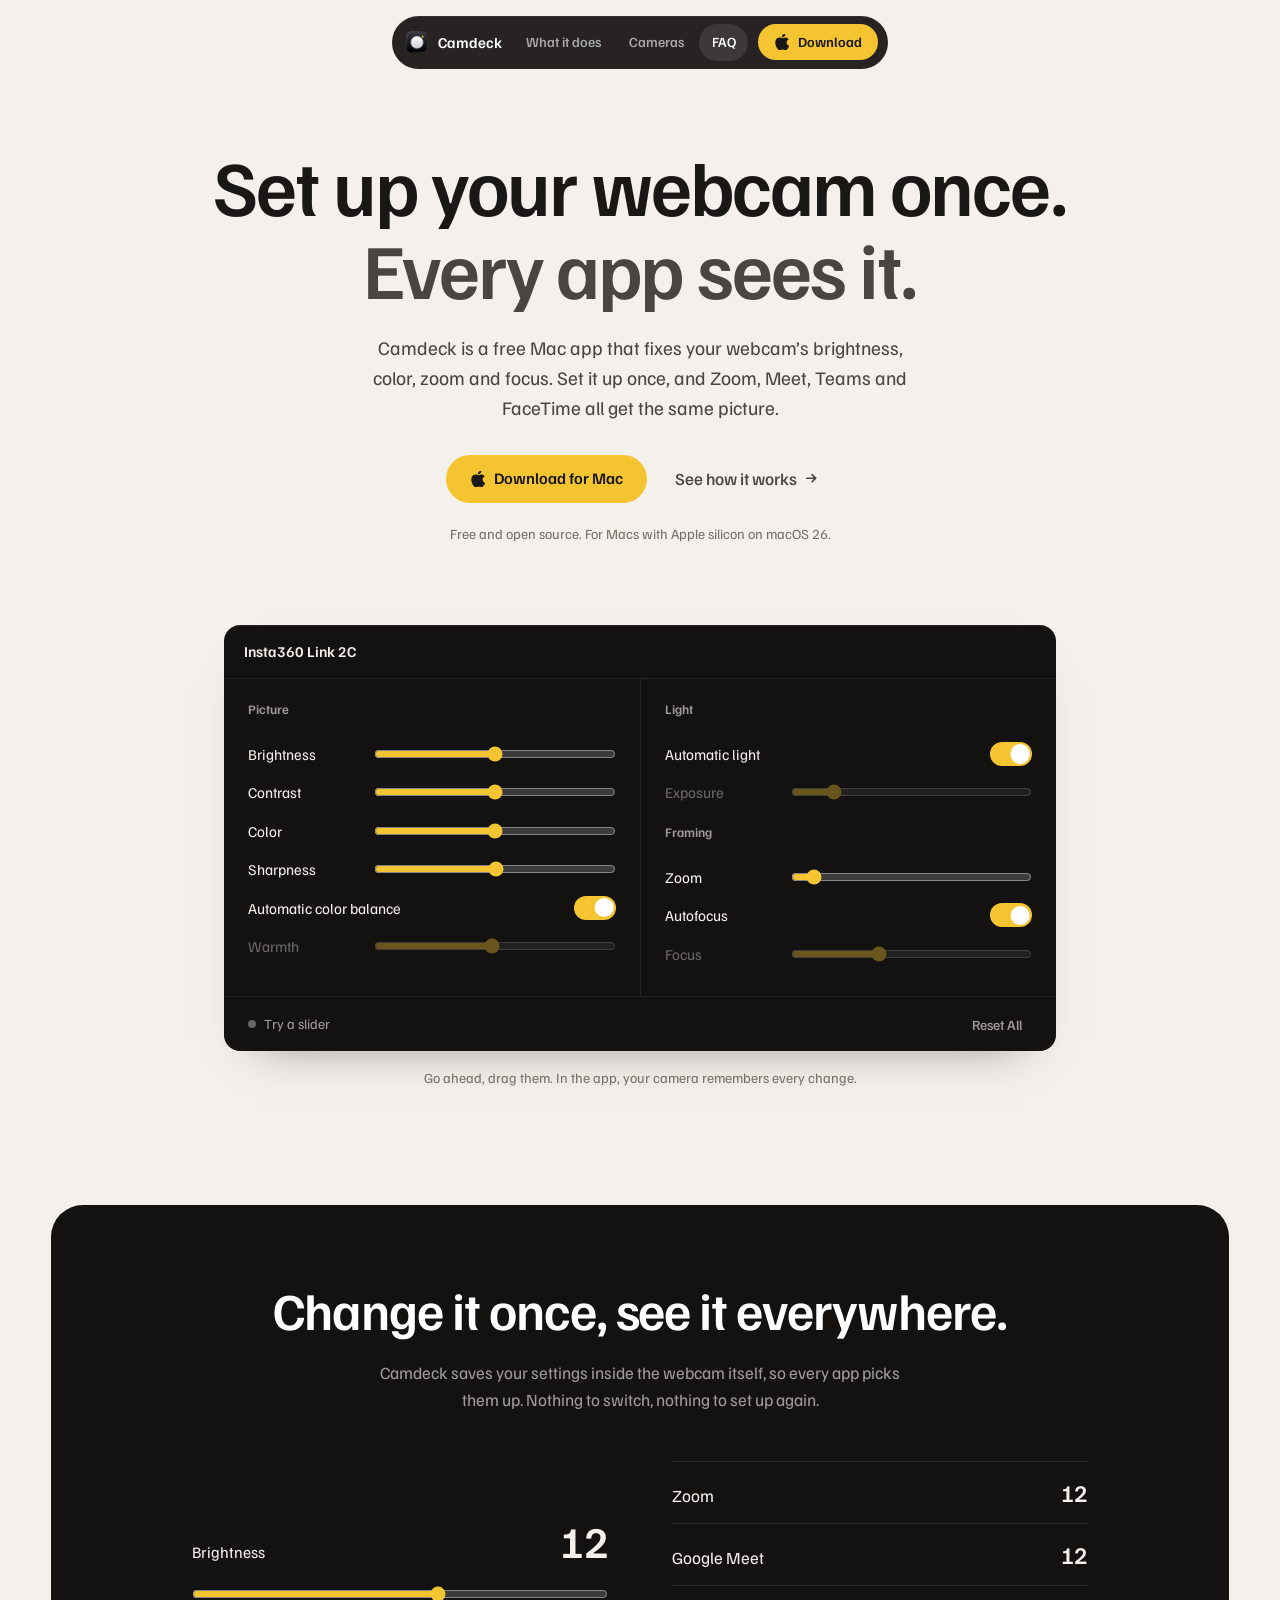
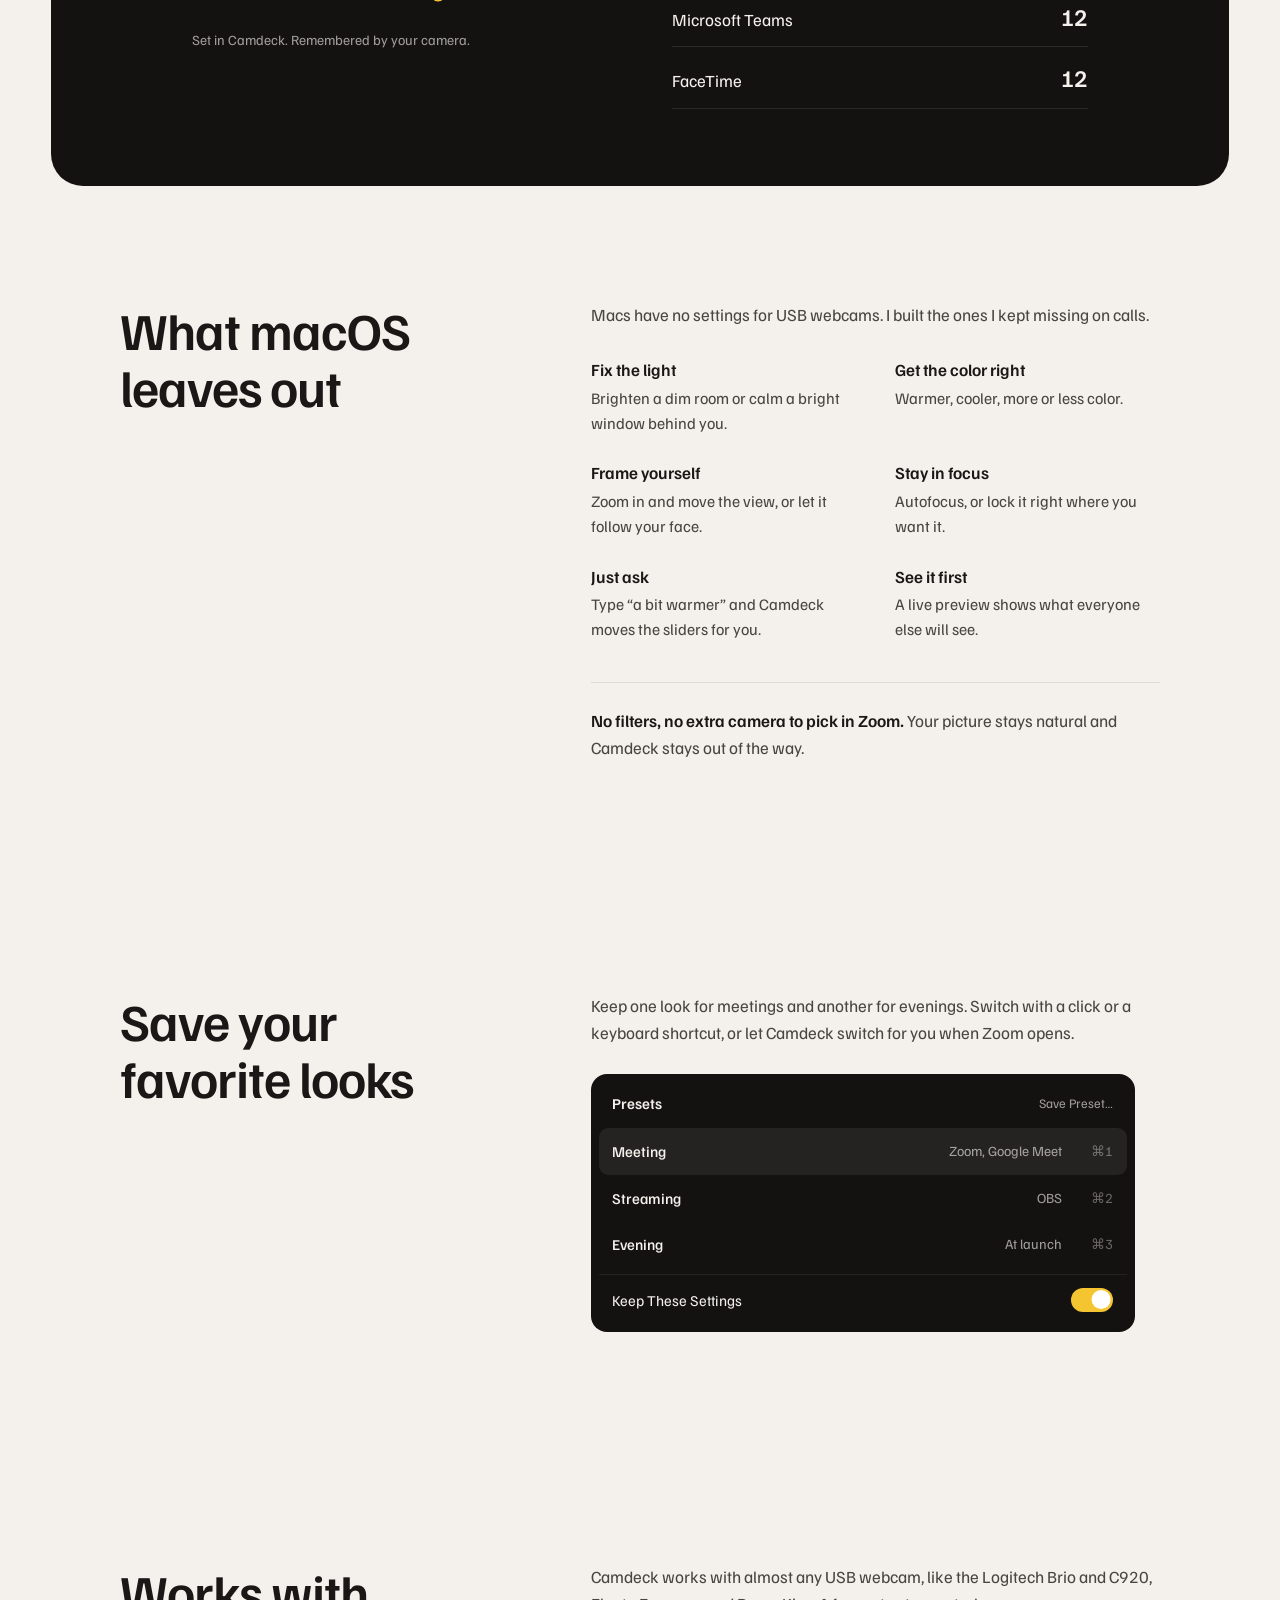
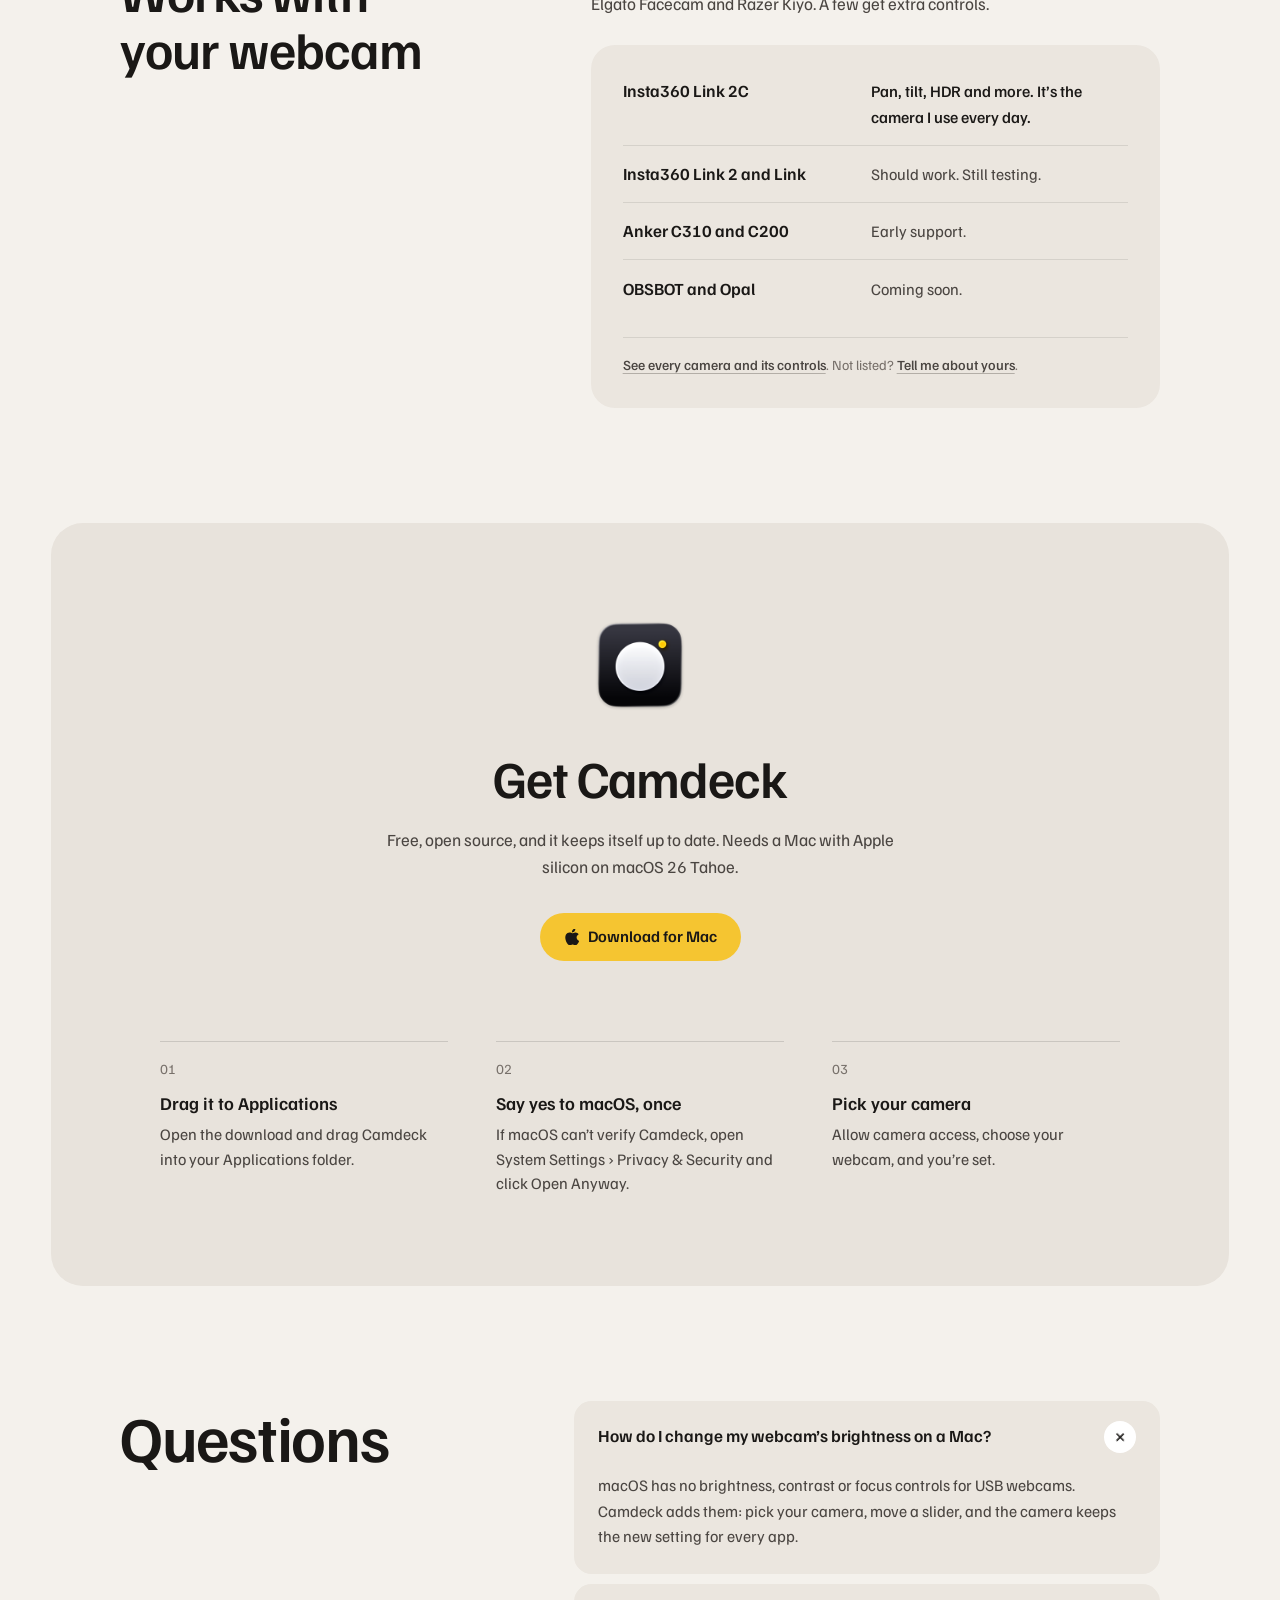
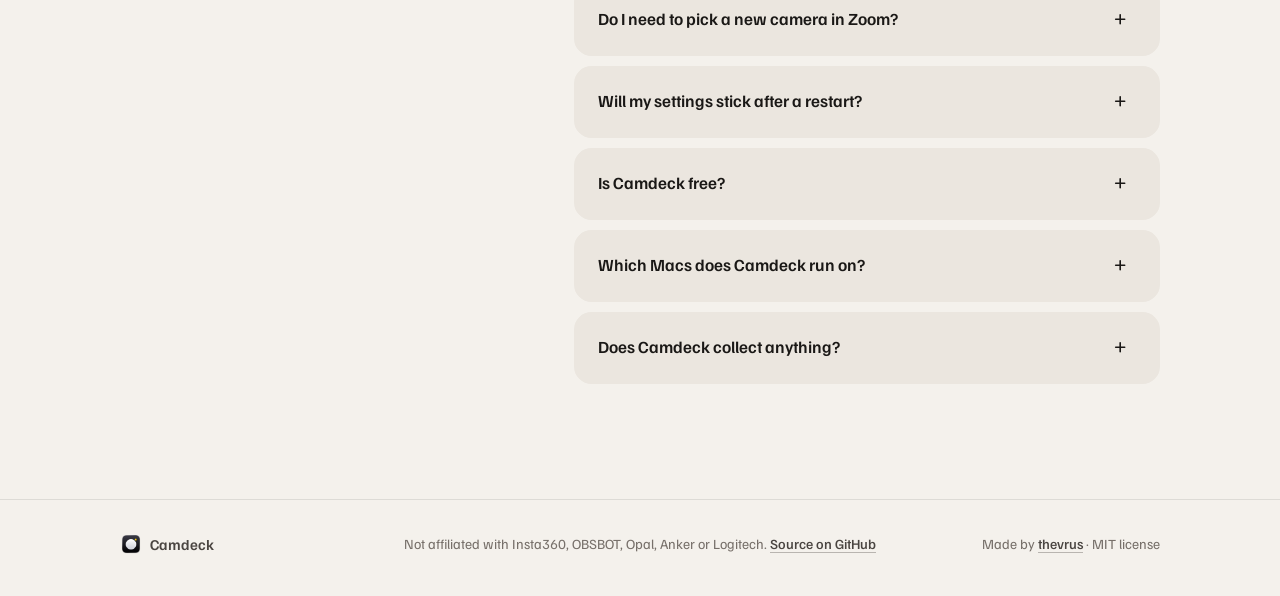
<file: site/index.html>
<!doctype html>
<html lang="en">
<head>
<meta charset="utf-8">
<meta name="viewport" content="width=device-width, initial-scale=1">
<title>Camdeck: free webcam settings app for Mac</title>
<meta name="description" content="Free Mac app for your USB webcam's brightness, color, zoom and focus. Settings stay on the camera, so Zoom, Meet, Teams and FaceTime all look the same.">
<link rel="canonical" href="https://thevrus.github.io/camdeck/">
<meta name="color-scheme" content="light">
<meta name="theme-color" content="#f4f1ec">
<meta property="og:type" content="website">
<meta property="og:site_name" content="Camdeck">
<meta property="og:url" content="https://thevrus.github.io/camdeck/">
<meta property="og:title" content="Camdeck: free webcam settings app for Mac">
<meta property="og:description" content="Set up your webcam once. Every app on your Mac gets the same picture.">
<meta property="og:image" content="https://thevrus.github.io/camdeck/icon.png">
<meta name="twitter:card" content="summary">
<link rel="icon" href="icon.png">
<link rel="apple-touch-icon" href="icon.png">
<link rel="preconnect" href="https://fonts.googleapis.com">
<link rel="preconnect" href="https://fonts.gstatic.com" crossorigin>
<link rel="stylesheet" href="https://fonts.googleapis.com/css2?family=Familjen+Grotesk:wght@400..700&display=swap">
<script type="application/ld+json">
[
 {
  "@context": "https://schema.org",
  "@type": "SoftwareApplication",
  "name": "Camdeck",
  "url": "https://thevrus.github.io/camdeck/",
  "image": "https://thevrus.github.io/camdeck/icon.png",
  "description": "Free Mac app for adjusting a USB webcam's brightness, color, zoom and focus. Settings are stored on the camera, so every app gets the same picture.",
  "applicationCategory": "UtilitiesApplication",
  "operatingSystem": "macOS 26 Tahoe or later",
  "softwareRequirements": "Mac with Apple silicon",
  "downloadUrl": "https://github.com/thevrus/camdeck/releases/latest/download/Camdeck.dmg",
  "license": "https://opensource.org/licenses/MIT",
  "isAccessibleForFree": true,
  "offers": {
   "@type": "Offer",
   "price": "0",
   "priceCurrency": "USD"
  },
  "author": {
   "@type": "Person",
   "name": "thevrus",
   "url": "https://github.com/thevrus"
  },
  "sameAs": [
   "https://github.com/thevrus/camdeck"
  ],
  "featureList": [
   "Brightness, contrast, color and sharpness",
   "Exposure and white balance",
   "Zoom, pan and tilt",
   "Autofocus and manual focus",
   "Auto framing",
   "Describe a look in plain words, processed on device by Apple Intelligence",
   "Presets per app",
   "Keyboard shortcuts and Apple Shortcuts actions"
  ]
 },
 {
  "@context": "https://schema.org",
  "@type": "FAQPage",
  "mainEntity": [
   {
    "@type": "Question",
    "name": "How do I change my webcam’s brightness on a Mac?",
    "acceptedAnswer": {
     "@type": "Answer",
     "text": "macOS has no brightness, contrast or focus controls for USB webcams. Camdeck adds them: pick your camera, move a slider, and the camera keeps the new setting for every app."
    }
   },
   {
    "@type": "Question",
    "name": "Do I need to pick a new camera in Zoom?",
    "acceptedAnswer": {
     "@type": "Answer",
     "text": "No. Camdeck adjusts the camera you already use, so Zoom and every other app keep using it as before. There’s nothing to switch and no added delay."
    }
   },
   {
    "@type": "Question",
    "name": "Will my settings stick after a restart?",
    "acceptedAnswer": {
     "@type": "Answer",
     "text": "Most cameras remember their settings on their own. If yours forgets, turn on Keep These Settings and Camdeck puts them back whenever an app opens the camera."
    }
   },
   {
    "@type": "Question",
    "name": "Is Camdeck free?",
    "acceptedAnswer": {
     "@type": "Answer",
     "text": "Yes. Camdeck is free and open source. There’s no account, no ads and nothing to buy."
    }
   },
   {
    "@type": "Question",
    "name": "Which Macs does Camdeck run on?",
    "acceptedAnswer": {
     "@type": "Answer",
     "text": "Any Mac with Apple silicon (M1 or later) running macOS 26 Tahoe. Intel Macs aren’t supported."
    }
   },
   {
    "@type": "Question",
    "name": "Does Camdeck collect anything?",
    "acceptedAnswer": {
     "@type": "Answer",
     "text": "No. There’s no account and no tracking. Camdeck only goes online to check for updates."
    }
   }
  ]
 }
]
</script>
<link rel="stylesheet" href="base.css">
<style>
/* ---------- hero ---------- */
.hero { padding-top: clamp(7rem, 16vh, 10rem); text-align: center; }
.hero h1 { font-size: clamp(2.75rem, 7.2vw, 4.875rem); line-height: 1.06; letter-spacing: -0.025em; max-width: 24ch; margin-inline: auto; }
.hero h1 span { display: block; color: var(--ink-2); }
.hero .lede { margin: 1.5rem auto 0; max-width: 34rem; font-size: clamp(var(--fs-body), 1.5vw, 1.25rem); line-height: 1.55; color: var(--ink-2); }
.fine { margin-top: 1.25rem; font-size: var(--fs-sm); color: var(--ink-3); }

/* ---------- the inspector (working) ---------- */
.insp {
  margin: clamp(3rem, 7vw, 5rem) auto 0; max-width: 52rem; text-align: left;
  background: var(--dark); color: var(--on-dark); border-radius: 1rem;
  box-shadow: 0 0 0 1px rgba(255,255,255,0.07), 0 1px 0 rgba(255,255,255,0.08) inset, 0 24px 48px -36px rgba(26,24,22,0.6);
  font-size: var(--fs-ui); overflow: hidden;
}
.insp-top { padding: 0.9rem 1.25rem; border-bottom: 1px solid rgba(255,255,255,0.07); }
.insp-top .t { font-weight: 600; }
.insp-body { display: grid; }
@media (min-width: 48rem) { .insp-body { grid-template-columns: 1fr 1fr; } .insp-body > .col + .col { border-left: 1px solid rgba(255,255,255,0.07); } }
@media (max-width: 48rem) { .insp-body > .col + .col { border-top: 1px solid rgba(255,255,255,0.07); } }
.col { padding: 1.25rem 1.5rem 1.5rem; display: grid; gap: 0.1rem; align-content: start; }
.col h3 { font-size: var(--fs-cap); font-weight: 600; letter-spacing: 0; color: var(--on-dark-2); margin: 0.6rem 0 0.9rem; }
.col h3:first-child { margin-top: 0; }
.ctl { display: grid; grid-template-columns: 7rem 1fr; align-items: center; gap: 0.9rem; min-height: 2.3rem; transition: opacity 0.15s ease; }
.ctl label { font-size: var(--fs-ui); }
.ctl.off { opacity: 0.38; }
.ctl.off input { pointer-events: none; }
input[type=range] { width: 100%; margin: 0; height: 1.5rem; accent-color: var(--accent); cursor: pointer; }
.sw { display: flex; justify-content: space-between; align-items: center; min-height: 2.3rem; }
.toggle { position: relative; width: 2.6rem; height: 1.5rem; border-radius: 999px; background: #3f3a36; border: 0; cursor: pointer; padding: 0; transition: background-color 0.15s ease; flex: none; }
.toggle::after { content: ""; position: absolute; top: 0.15rem; left: 0.15rem; width: 1.2rem; height: 1.2rem; border-radius: 50%; background: #fff; transition: transform 0.15s ease; }
.toggle[aria-checked="true"] { background: var(--accent); }
.toggle[aria-checked="true"]::after { transform: translateX(1.1rem); }
.insp-foot { display: flex; flex-wrap: wrap; gap: 0.5rem 1.5rem; align-items: center; padding: 0.85rem 1.5rem; border-top: 1px solid rgba(255,255,255,0.07); font-size: var(--fs-sm); color: var(--on-dark-2); }
.insp-foot .st { display: inline-flex; align-items: center; gap: 0.5rem; }
.insp-foot .st i { width: 0.5rem; height: 0.5rem; border-radius: 50%; background: var(--accent); }
.insp-foot .st.idle i { background: var(--on-dark-3); }
.insp-foot .reset { margin-left: auto; background: none; border: 0; color: var(--on-dark-2); font: 500 var(--fs-sm) var(--sans); cursor: pointer; padding: 0.3rem 0.6rem; border-radius: 0.4rem; transition: color 0.15s ease, background-color 0.15s ease; }
.insp-foot .reset:hover { color: var(--on-dark); background: rgba(255,255,255,0.08); }
.hint { margin: 1rem auto 0; max-width: 36rem; text-align: center; font-size: var(--fs-sm); color: var(--ink-3); }

/* ---------- dark section ---------- */
.dark-s { margin-inline: clamp(1rem, 4vw, 5rem); }
.dark-in { background: var(--dark); color: var(--on-dark); border-radius: 2rem; padding: clamp(2.5rem, 6vw, 5rem) clamp(1.25rem, 5vw, 4rem); text-align: center; }
.dark-in h2 { color: #fff; }
.dark-in .sub { margin-inline: auto; color: var(--on-dark-2); }
.chain { max-width: 56rem; margin: 3rem auto 0; display: grid; gap: 2.5rem; text-align: left; }
@media (min-width: 50rem) { .chain { grid-template-columns: 1fr 1fr; gap: 4rem; align-items: center; } }
.chain .src label { display: flex; justify-content: space-between; align-items: baseline; font-size: var(--fs-base); }
.chain .src label output { font-size: 2.75rem; font-weight: 600; letter-spacing: -0.02em; line-height: 1; }
.chain .src input[type=range] { margin-top: 0.75rem; height: 2rem; }
.chain .src small { display: block; margin-top: 0.75rem; color: var(--on-dark-2); font-size: var(--fs-sm); }
.apps { list-style: none; margin: 0; padding: 0; display: grid; }
.apps li { display: flex; justify-content: space-between; align-items: baseline; padding: 0.7rem 0; border-top: 1px solid rgba(255,255,255,0.1); font-size: var(--fs-body); }
.apps li:last-child { border-bottom: 1px solid rgba(255,255,255,0.1); }
.apps li output { font-size: 1.5rem; font-weight: 600; letter-spacing: -0.02em; }

/* ---------- two column ---------- */
.two { display: grid; gap: 2.5rem; align-items: start; }
@media (min-width: 56rem) { .two { grid-template-columns: 5fr 7fr; gap: 4rem; } .two > h2 { position: sticky; top: 6rem; } }
.two h2 { max-width: 12ch; }
.two > div { min-width: 0; }
.feat { list-style: none; margin: 0; padding: 0; display: grid; gap: 1.5rem 2.5rem; }
@media (min-width: 40rem) { .feat { grid-template-columns: 1fr 1fr; } }
.feat b { display: block; font-weight: 600; }
.feat span { display: block; margin-top: 0.15rem; color: var(--ink-2); font-size: var(--fs-base); line-height: 1.55; }
.not { margin-top: 2.5rem; padding-top: 1.5rem; border-top: 1px solid var(--line); color: var(--ink-2); max-width: 65ch; }
.not b { color: var(--ink); font-weight: 600; }
.lead { color: var(--ink-2); max-width: 62ch; margin-bottom: 1.75rem; }

/* presets panel */
.plist { background: var(--dark); color: var(--on-dark); border-radius: 1rem; padding: 0.5rem; box-shadow: 0 0 0 1px rgba(255,255,255,0.07); font-size: var(--fs-ui); max-width: 34rem; }
.plist .ph { display: flex; justify-content: space-between; align-items: center; padding: 0.6rem 0.85rem 0.8rem; color: var(--on-dark-2); font-size: var(--fs-cap); }
.plist .ph b { color: var(--on-dark); font-weight: 600; font-size: var(--fs-ui); }
.prow { display: grid; grid-template-columns: 1fr auto 2.2rem; gap: 1rem; align-items: center; padding: 0.7rem 0.85rem; border-radius: 0.6rem; }
.prow.on { background: rgba(255,255,255,0.07); }
.prow .pn { font-weight: 500; }
.prow .pa { color: var(--on-dark-2); font-size: var(--fs-sm); }
.prow kbd { font-family: inherit; color: var(--on-dark-3); font-size: var(--fs-sm); text-align: right; }
.plist .lock { display: flex; justify-content: space-between; align-items: center; margin-top: 0.4rem; padding: 0.8rem 0.85rem; border-top: 1px solid rgba(255,255,255,0.07); }

/* cameras */
.cams { background: var(--card); border-radius: 1.5rem; padding: clamp(1.25rem, 3vw, 2rem); }
.cams ul { list-style: none; margin: 0; padding: 0; }
.cams li { display: grid; gap: 0.2rem 1.5rem; padding: 0.9rem 0; border-top: 1px solid var(--line); }
.cams li:first-child { border-top: 0; padding-top: 0; }
@media (min-width: 40rem) { .cams li { grid-template-columns: 14rem 1fr; align-items: baseline; } }
.cams b { font-weight: 600; }
.cams span { color: var(--ink-2); font-size: var(--fs-base); }
.cams span.ok { color: var(--ink); font-weight: 500; }
.cams .note { margin-top: 1.25rem; padding-top: 1rem; border-top: 1px solid var(--line); font-size: var(--fs-sm); color: var(--ink-3); }
.cams .note a { color: var(--ink-2); font-weight: 500; }

/* get */
.get { margin-inline: clamp(1rem, 4vw, 5rem); }
.get-in { background: var(--island); border-radius: 2rem; padding: clamp(3rem, 7vw, 6rem) clamp(1.25rem, 5vw, 4rem); text-align: center; }
.get-in .icon { width: 6.5rem; height: 6.5rem; margin: 0 auto 2rem; }
.get-in .sub { margin-inline: auto; }
.steps { display: grid; gap: 2rem; margin: clamp(3rem, 7vw, 5rem) auto 0; padding: 0; max-width: 60rem; text-align: left; counter-reset: s; }
@media (min-width: 50rem) { .steps { grid-template-columns: repeat(3, 1fr); gap: 3rem; } }
.steps li { list-style: none; counter-increment: s; padding-top: 1rem; border-top: 1px solid rgba(26,24,22,0.14); }
.steps li::before { content: counter(s, decimal-leading-zero); display: block; font-size: var(--fs-sm); color: var(--ink-3); font-variant-numeric: tabular-nums; margin-bottom: 0.75rem; }
.steps h3 { font-size: var(--fs-lg); line-height: 1.3; }
.steps p { margin-top: 0.4rem; color: var(--ink-2); font-size: var(--fs-base); line-height: 1.55; }

/* faq */
.faq { display: grid; gap: 2rem; }
@media (min-width: 56rem) { .faq { grid-template-columns: 2fr 3fr; gap: 4rem; } }
.faq h2 { font-size: clamp(2.5rem, 5vw, 4rem); }
.qs { display: grid; gap: 0.625rem; }
.qs details { background: var(--card); border-radius: 1.1rem; }
.qs summary { list-style: none; cursor: pointer; border-radius: 1.1rem; display: flex; justify-content: space-between; align-items: center; gap: 1rem; padding: 1.25rem 1.5rem; font-weight: 600; font-size: var(--fs-body); line-height: 1.35; }
.qs summary::-webkit-details-marker { display: none; }
.qs summary .pm { width: 2rem; height: 2rem; border-radius: 50%; display: grid; place-items: center; flex: none; transition: background-color 0.15s ease; }
.qs summary .pm svg { width: 0.9rem; height: 0.9rem; transition: transform 0.15s ease; }
.qs details[open] summary .pm { background: #fff; }
.qs details[open] summary .pm svg { transform: rotate(45deg); }
.qs .a { padding: 0 1.5rem 1.5rem; color: var(--ink-2); font-size: var(--fs-base); line-height: 1.6; max-width: 65ch; }

</style>
</head>
<body>
<svg width="0" height="0" style="position:absolute" aria-hidden="true">
  <symbol id="i-apple" viewBox="0 0 16 16"><path fill="currentColor" d="M12.6 8.5c0-1.5.8-2.5 2.1-3.3-.8-1.1-1.9-1.7-3.2-1.8-1.3-.1-2.6.8-3.2.8-.7 0-1.7-.8-2.8-.7-1.4 0-2.7.8-3.5 2.1-1.5 2.6-.4 6.5 1.1 8.6.7 1 1.6 2.2 2.7 2.1 1.1 0 1.5-.7 2.8-.7s1.7.7 2.8.7c1.2 0 1.9-1 2.6-2.1.5-.7.9-1.5 1.1-2.3-1.5-.6-2.5-1.9-2.5-3.4zM10.5 2.2c.6-.7 1-1.7.9-2.7-.9 0-2 .6-2.6 1.3-.6.7-1 1.6-.9 2.6 1 .1 2-.5 2.6-1.2z"/></symbol>
  <symbol id="i-plus" viewBox="0 0 16 16"><path d="M8 3v10M3 8h10" fill="none" stroke="currentColor" stroke-width="1.8" stroke-linecap="round"/></symbol>
</svg>

<div class="nav-wrap">
  <nav class="nav" aria-label="Main">
    <a class="brand" href="#top"><img src="icon.png" alt="" width="26" height="26">Camdeck</a>
    <div class="nav-links">
      <a href="#what">What it does</a>
      <a href="#cameras">Cameras</a>
      <a href="#faq">FAQ</a>
    </div>
    <a class="btn" href="https://github.com/thevrus/camdeck/releases/latest/download/Camdeck.dmg">
      <svg aria-hidden="true"><use href="#i-apple"/></svg>
      Download
    </a>
  </nav>
</div>

<main id="top">
<section class="hero wrap">
  <h1>Set up your webcam once. <span>Every app sees it.</span></h1>
  <p class="lede">Camdeck is a free Mac app that fixes your webcam’s brightness, color, zoom and focus. Set it up once, and Zoom, Meet, Teams and FaceTime all get the same picture.</p>
  <div class="actions">
    <a class="btn" href="https://github.com/thevrus/camdeck/releases/latest/download/Camdeck.dmg">
      <svg aria-hidden="true"><use href="#i-apple"/></svg>
      Download for Mac
    </a>
    <a class="link" href="#demo">See how it works <svg viewBox="0 0 16 16" fill="none" stroke="currentColor" stroke-width="1.8" stroke-linecap="round" stroke-linejoin="round" aria-hidden="true"><path d="M3 8h10M9 4l4 4-4 4"/></svg></a>
  </div>
  <p class="fine">Free and open source. For Macs with Apple silicon on macOS&nbsp;26.</p>

  <div class="insp" id="insp" aria-label="The Camdeck controls. They work; the camera is an example.">
    <div class="insp-top">
      <span class="t">Insta360 Link 2C</span>
    </div>
    <div class="insp-body">
      <div class="col">
        <h3>Picture</h3>
        <div class="ctl"><label for="c-brightness">Brightness</label><input id="c-brightness" type="range" min="-64" max="64" value="0" data-id="brightness"></div>
        <div class="ctl"><label for="c-contrast">Contrast</label><input id="c-contrast" type="range" min="0" max="64" value="32" data-id="contrast"></div>
        <div class="ctl"><label for="c-saturation">Color</label><input id="c-saturation" type="range" min="0" max="128" value="64" data-id="color"></div>
        <div class="ctl"><label for="c-sharpness">Sharpness</label><input id="c-sharpness" type="range" min="0" max="255" value="128" data-id="sharpness"></div>
        <div class="sw"><span id="l-wb">Automatic color balance</span><button class="toggle" type="button" role="switch" aria-checked="true" aria-labelledby="l-wb" data-gates="c-wb"></button></div>
        <div class="ctl off"><label for="c-wb">Warmth</label><input id="c-wb" type="range" min="2800" max="6500" value="4600" step="100" data-id="warmth" tabindex="-1"></div>
      </div>
      <div class="col">
        <h3>Light</h3>
        <div class="sw"><span id="l-ae">Automatic light</span><button class="toggle" type="button" role="switch" aria-checked="true" aria-labelledby="l-ae" data-gates="c-exposure"></button></div>
        <div class="ctl off"><label for="c-exposure">Exposure</label><input id="c-exposure" type="range" min="1" max="1000" value="156" data-id="exposure" tabindex="-1"></div>
        <h3>Framing</h3>
        <div class="ctl"><label for="c-zoom">Zoom</label><input id="c-zoom" type="range" min="100" max="400" value="120" data-id="zoom"></div>
        <div class="sw"><span id="l-af">Autofocus</span><button class="toggle" type="button" role="switch" aria-checked="true" aria-labelledby="l-af" data-gates="c-focus"></button></div>
        <div class="ctl off"><label for="c-focus">Focus</label><input id="c-focus" type="range" min="0" max="255" value="90" data-id="focus" tabindex="-1"></div>
      </div>
    </div>
    <div class="insp-foot">
      <span class="st idle" id="st"><i aria-hidden="true"></i><span id="st-text" aria-live="polite">Try a slider</span></span>
      <button class="reset" type="button" id="reset">Reset All</button>
    </div>
  </div>
  <p class="hint">Go ahead, drag them. In the app, your camera remembers every change.</p>
</section>

<div class="dark-s">
  <section class="dark-in" id="demo" aria-labelledby="demo-h">
    <h2 id="demo-h">Change it once, see it everywhere.</h2>
    <p class="sub">Camdeck saves your settings inside the webcam itself, so every app picks them up. Nothing to switch, nothing to set up again.</p>
    <div class="chain">
      <div class="src">
        <label for="bright">Brightness <output class="num" id="o-main" for="bright">12</output></label>
        <input id="bright" type="range" min="-64" max="64" value="12">
        <small>Set in Camdeck. Remembered by your camera.</small>
      </div>
      <ul class="apps" aria-label="What each app sees">
        <li><span>Zoom</span><output class="num">12</output></li>
        <li><span>Google Meet</span><output class="num">12</output></li>
        <li><span>Microsoft Teams</span><output class="num">12</output></li>
        <li><span>FaceTime</span><output class="num">12</output></li>
      </ul>
    </div>
  </section>
</div>

<section id="what">
  <div class="wrap two">
    <h2>What macOS leaves out</h2>
    <div>
      <p class="lead">Macs have no settings for USB webcams. I built the ones I kept missing on calls.</p>
      <ul class="feat">
        <li><b>Fix the light</b><span>Brighten a dim room or calm a bright window behind you.</span></li>
        <li><b>Get the color right</b><span>Warmer, cooler, more or less color.</span></li>
        <li><b>Frame yourself</b><span>Zoom in and move the view, or let it follow your face.</span></li>
        <li><b>Stay in focus</b><span>Autofocus, or lock it right where you want it.</span></li>
        <li><b>Just ask</b><span>Type “a bit warmer” and Camdeck moves the sliders for you.</span></li>
        <li><b>See it first</b><span>A live preview shows what everyone else will see.</span></li>
      </ul>
      <p class="not"><b>No filters, no extra camera to pick in Zoom.</b> Your picture stays natural and Camdeck stays out of the way.</p>
    </div>
  </div>
</section>

<section id="presets">
  <div class="wrap two">
    <h2>Save your favorite looks</h2>
    <div>
      <p class="lead">Keep one look for meetings and another for evenings. Switch with a click or a keyboard shortcut, or let Camdeck switch for you when Zoom opens.</p>
      <div class="plist" aria-label="The presets list, as shown in the app">
        <div class="ph"><b>Presets</b><span>Save Preset…</span></div>
        <div class="prow on"><span class="pn">Meeting</span><span class="pa">Zoom, Google Meet</span><kbd>⌘1</kbd></div>
        <div class="prow"><span class="pn">Streaming</span><span class="pa">OBS</span><kbd>⌘2</kbd></div>
        <div class="prow"><span class="pn">Evening</span><span class="pa">At launch</span><kbd>⌘3</kbd></div>
        <div class="lock"><span id="l-lock">Keep These Settings</span><button class="toggle" type="button" role="switch" aria-checked="true" aria-labelledby="l-lock"></button></div>
      </div>
    </div>
  </div>
</section>

<section id="cameras">
  <div class="wrap two">
    <h2>Works with your webcam</h2>
    <div>
      <p class="lead">Camdeck works with almost any USB webcam, like the Logitech Brio and C920, Elgato Facecam and Razer Kiyo. A few get extra controls.</p>
      <div class="cams">
        <ul>
          <li><b>Insta360 Link&nbsp;2C</b><span class="ok">Pan, tilt, HDR and more. It’s the camera I use every day.</span></li>
          <li><b>Insta360 Link&nbsp;2 and Link</b><span>Should work. Still testing.</span></li>
          <li><b>Anker C310 and C200</b><span>Early support.</span></li>
          <li><b>OBSBOT and Opal</b><span>Coming soon.</span></li>
        </ul>
        <p class="note"><a href="cameras.html">See every camera and its controls</a>. Not listed? <a href="cameras.html#report">Tell me about yours</a>.</p>
      </div>
    </div>
  </div>
</section>

<div class="get" id="get">
  <section class="get-in" aria-labelledby="get-h">
    <img class="icon" src="icon.png" alt="" width="104" height="104">
    <h2 id="get-h">Get Camdeck</h2>
    <p class="sub">Free, open source, and it keeps itself up to date. Needs a Mac with Apple silicon on macOS&nbsp;26 Tahoe.</p>
    <div class="actions">
      <a class="btn" href="https://github.com/thevrus/camdeck/releases/latest/download/Camdeck.dmg">
        <svg aria-hidden="true"><use href="#i-apple"/></svg>
        Download for Mac
      </a>
    </div>
    <ol class="steps">
      <li><h3>Drag it to Applications</h3><p>Open the download and drag Camdeck into your Applications folder.</p></li>
      <li><h3>Say yes to macOS, once</h3><p>If macOS can’t verify Camdeck, open System Settings › Privacy &amp; Security and click Open Anyway.</p></li>
      <li><h3>Pick your camera</h3><p>Allow camera access, choose your webcam, and you’re set.</p></li>
    </ol>
  </section>
</div>

<section id="faq">
  <div class="wrap faq">
    <h2>Questions</h2>
    <div class="qs">
      <details name="faq" open>
        <summary>How do I change my webcam’s brightness on a Mac?<span class="pm"><svg aria-hidden="true"><use href="#i-plus"/></svg></span></summary>
        <div class="a">macOS has no brightness, contrast or focus controls for USB webcams. Camdeck adds them: pick your camera, move a slider, and the camera keeps the new setting for every app.</div>
      </details>
      <details name="faq">
        <summary>Do I need to pick a new camera in Zoom?<span class="pm"><svg aria-hidden="true"><use href="#i-plus"/></svg></span></summary>
        <div class="a">No. Camdeck adjusts the camera you already use, so Zoom and every other app keep using it as before. There’s nothing to switch and no added delay.</div>
      </details>
      <details name="faq">
        <summary>Will my settings stick after a restart?<span class="pm"><svg aria-hidden="true"><use href="#i-plus"/></svg></span></summary>
        <div class="a">Most cameras remember their settings on their own. If yours forgets, turn on Keep These Settings and Camdeck puts them back whenever an app opens the camera.</div>
      </details>
      <details name="faq">
        <summary>Is Camdeck free?<span class="pm"><svg aria-hidden="true"><use href="#i-plus"/></svg></span></summary>
        <div class="a">Yes. Camdeck is free and open source. There’s no account, no ads and nothing to buy.</div>
      </details>
      <details name="faq">
        <summary>Which Macs does Camdeck run on?<span class="pm"><svg aria-hidden="true"><use href="#i-plus"/></svg></span></summary>
        <div class="a">Any Mac with Apple silicon (M1 or later) running macOS 26 Tahoe. Intel Macs aren’t supported.</div>
      </details>
      <details name="faq">
        <summary>Does Camdeck collect anything?<span class="pm"><svg aria-hidden="true"><use href="#i-plus"/></svg></span></summary>
        <div class="a">No. There’s no account and no tracking. Camdeck only goes online to check for updates.</div>
      </details>
    </div>
  </div>
</section>
</main>

<footer>
  <div class="wrap">
    <a class="brand" href="#top"><img src="icon.png" alt="" width="22" height="22">Camdeck</a>
    <span class="c">Not affiliated with Insta360, OBSBOT, Opal, Anker or Logitech. <a href="https://github.com/thevrus/camdeck">Source on GitHub</a></span>
    <span class="r">Made by <a href="https://github.com/thevrus">thevrus</a> · MIT license</span>
  </div>
</footer>

<script>
(function () {
  // Inspector: sliders update their readout and the status line; toggles gate the manual controls.
  var insp = document.getElementById("insp");
  var st = document.getElementById("st"), stText = document.getElementById("st-text");
  var timer;
  function wrote(name, v) {
    st.classList.remove("idle");
    var label = name.charAt(0).toUpperCase() + name.slice(1);
    stText.textContent = label + (v ? " " + v : " changed");
    clearTimeout(timer);
    timer = setTimeout(function () { stText.textContent = label + (v ? " " + v + "," : "") + " saved on your camera"; }, 350);
  }
  var ranges = insp.querySelectorAll("input[type=range]");
  var defaults = {};
  Array.prototype.forEach.call(ranges, function (r) {
    defaults[r.id] = r.value;
    r.addEventListener("input", function () { wrote(r.dataset.id); });
  });
  function setToggle(t, on, quiet) {
    t.setAttribute("aria-checked", String(on));
    var r = document.getElementById(t.dataset.gates);
    r.parentNode.classList.toggle("off", on);
    r.tabIndex = on ? -1 : 0;
    if (!quiet) wrote(document.getElementById(t.getAttribute("aria-labelledby")).textContent.toLowerCase(), on ? "on" : "off");
  }
  var toggles = insp.querySelectorAll(".toggle");
  Array.prototype.forEach.call(toggles, function (t) {
    t.addEventListener("click", function () { setToggle(t, t.getAttribute("aria-checked") !== "true", false); });
  });
  document.getElementById("reset").addEventListener("click", function () {
    Array.prototype.forEach.call(ranges, function (r) { r.value = defaults[r.id]; });
    Array.prototype.forEach.call(toggles, function (t) { setToggle(t, true, true); });
    st.classList.remove("idle"); clearTimeout(timer); stText.textContent = "Back to defaults. Presets are kept";
  });

  // Dark section: one slider, every app shows the same value.
  var range = document.getElementById("bright");
  var outs = document.querySelectorAll("#demo output");
  range.addEventListener("input", function () {
    var v = String(range.value).replace("-", "\u2212");
    Array.prototype.forEach.call(outs, function (o) { o.textContent = v; });
  });

  // Presets panel switch flips its state.
  Array.prototype.forEach.call(document.querySelectorAll(".plist .toggle"), function (t) {
    t.addEventListener("click", function () { t.setAttribute("aria-checked", String(t.getAttribute("aria-checked") !== "true")); });
  });

  // Nav: highlight the section in view.
  var links = document.querySelectorAll(".nav-links a");
  if ("IntersectionObserver" in window) {
    var map = {};
    Array.prototype.forEach.call(links, function (a) { map[a.getAttribute("href").slice(1)] = a; });
    var io = new IntersectionObserver(function (entries) {
      entries.forEach(function (e) {
        if (e.isIntersecting) {
          Array.prototype.forEach.call(links, function (a) { a.classList.remove("is-active"); });
          map[e.target.id].classList.add("is-active");
        }
      });
    }, { rootMargin: "-40% 0px -55% 0px" });
    Object.keys(map).forEach(function (id) { var el = document.getElementById(id); if (el) io.observe(el); });
  }
})();
</script>
</body>
</html>
</file>
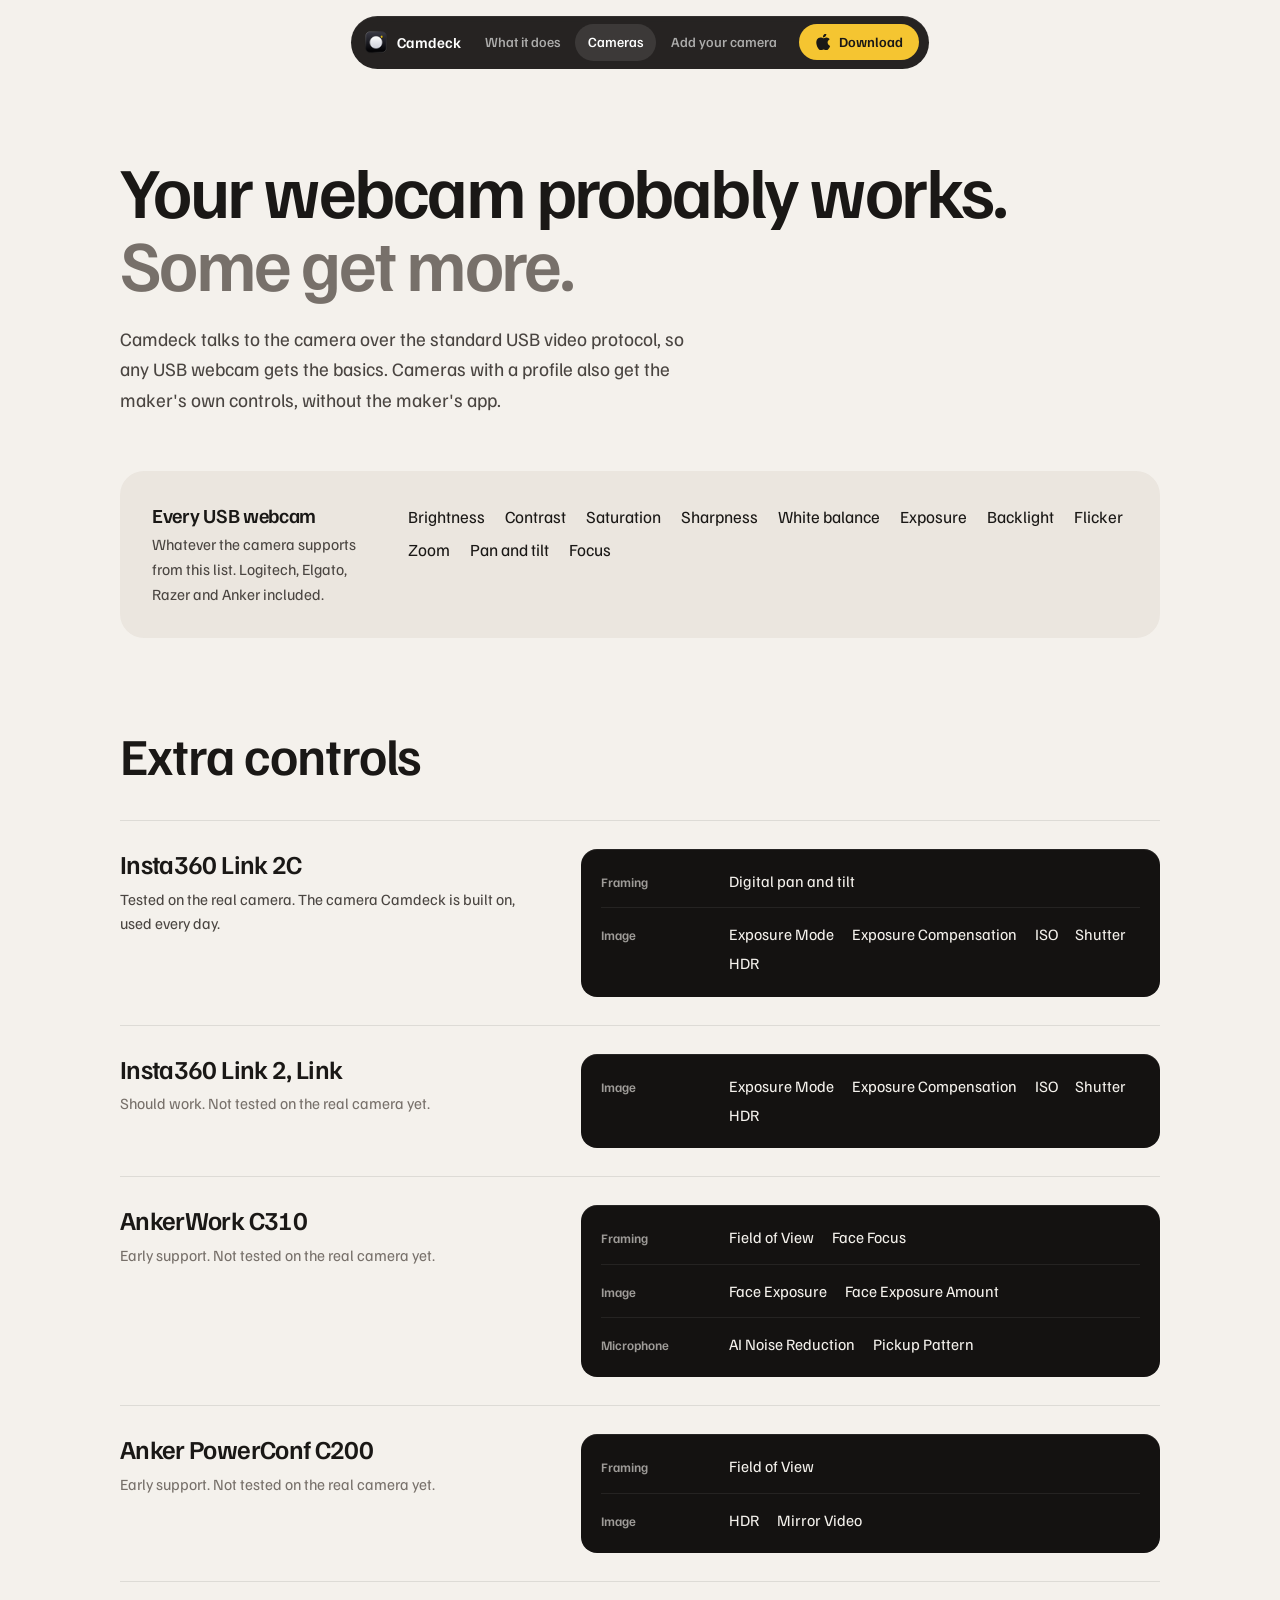
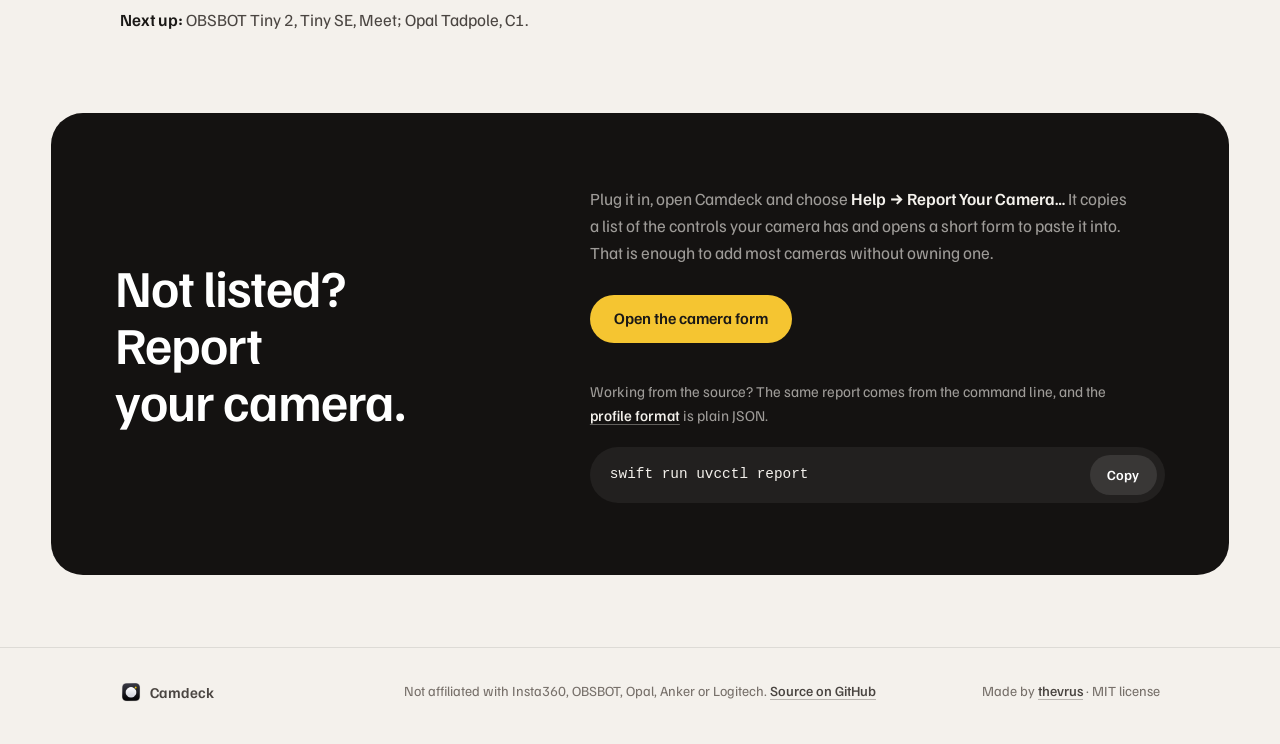
<file: site/cameras.html>
<!doctype html>
<html lang="en">
<head>
<meta charset="utf-8">
<meta name="viewport" content="width=device-width, initial-scale=1">
<!-- Generated by scripts/gen-cameras-page.py from scripts/cameras.json and the camera profiles. Edit those, not this file. -->
<title>Webcams that work with Camdeck</title>
<meta name="description" content="Every USB webcam gets brightness, color, exposure, zoom and focus in Camdeck. Insta360 Link and Anker cameras get extra controls. Report yours from the app.">
<link rel="canonical" href="https://thevrus.github.io/camdeck/cameras.html">
<meta name="color-scheme" content="light">
<meta name="theme-color" content="#f4f1ec">
<meta property="og:type" content="website">
<meta property="og:site_name" content="Camdeck">
<meta property="og:url" content="https://thevrus.github.io/camdeck/cameras.html">
<meta property="og:title" content="Webcams that work with Camdeck">
<meta property="og:description" content="Which webcams get which controls, and how to get yours supported.">
<meta property="og:image" content="https://thevrus.github.io/camdeck/icon.png">
<link rel="icon" href="icon.png">
<link rel="apple-touch-icon" href="icon.png">
<link rel="preconnect" href="https://fonts.googleapis.com">
<link rel="preconnect" href="https://fonts.gstatic.com" crossorigin>
<link rel="stylesheet" href="https://fonts.googleapis.com/css2?family=Familjen+Grotesk:wght@400..700&display=swap">
<link rel="stylesheet" href="base.css">
<style>
.top { padding-top: clamp(7.5rem, 17vh, 10.5rem); padding-bottom: clamp(2.5rem, 5vw, 3.5rem); }
.top h1 { font-size: clamp(2.5rem, 6.4vw, 4.5rem); line-height: 1.02; letter-spacing: -0.035em; max-width: 22ch; }
.top h1 span { display: block; color: var(--ink-3); }
.top .lede { margin-top: 1.5rem; max-width: 36rem; font-size: clamp(1.0625rem, 1.5vw, 1.1875rem); color: var(--ink-2); text-wrap: pretty; }

.base { padding-block: 0 clamp(3.5rem, 7vw, 5.5rem); }
.std { background: var(--card); border-radius: 1.5rem; padding: clamp(1.25rem, 3vw, 2rem); display: grid; gap: 1rem; }
@media (min-width: 48rem) { .std { grid-template-columns: 14rem 1fr; gap: 2rem; align-items: baseline; } }
.std h2 { font-size: 1.25rem; letter-spacing: -0.015em; }
.std p { margin-top: 0.35rem; color: var(--ink-2); font-size: 0.975rem; }
.std ul { list-style: none; margin: 0; padding: 0; display: flex; flex-wrap: wrap; gap: 0.35rem 1.25rem; font-size: 1.0625rem; }
.std li { color: var(--ink); }

.list { padding-block: 0 clamp(3.5rem, 7vw, 5rem); }
.list > .wrap > h2 { margin-bottom: clamp(1.5rem, 3vw, 2.25rem); }
.cams { list-style: none; margin: 0; padding: 0; display: grid; }
.cam { display: grid; gap: 1rem; padding-block: 1.75rem; border-top: 1px solid var(--line); }
.cam:last-child { border-bottom: 1px solid var(--line); }
@media (min-width: 52rem) { .cam { grid-template-columns: minmax(0, 5fr) minmax(0, 7fr); gap: 3rem; align-items: start; } }
.cam h3 { font-size: clamp(1.375rem, 2.2vw, 1.625rem); line-height: 1.15; letter-spacing: -0.025em; }
.st { margin-top: 0.5rem; color: var(--ink-3); font-size: 0.975rem; max-width: 26rem; text-wrap: pretty; }
.st-tested { color: var(--ink-2); }
.sheet { background: var(--dark); color: var(--on-dark); border-radius: 1rem; padding: 0.4rem 1.25rem; box-shadow: 0 0 0 1px rgba(255,255,255,0.07), 0 1px 0 rgba(255,255,255,0.08) inset; }
.sg { display: grid; gap: 0.35rem 1.5rem; padding-block: 0.85rem; }
.sg + .sg { border-top: 1px solid rgba(255,255,255,0.07); }
@media (min-width: 30rem) { .sg { grid-template-columns: 6.5rem 1fr; align-items: baseline; } }
.sg-h { font-size: 0.8125rem; font-weight: 600; color: var(--on-dark-2); }
.sg-c { display: flex; flex-wrap: wrap; gap: 0.25rem 1.1rem; font-size: 0.9875rem; }
.planned { margin-top: 1.5rem; color: var(--ink-2); max-width: 40rem; text-wrap: pretty; }
.planned b { color: var(--ink); font-weight: 600; }

.rep { margin-inline: clamp(1rem, 4vw, 5rem); padding-block: 0 clamp(3rem, 6vw, 4.5rem); }
.rep-in { background: var(--dark); color: var(--on-dark); border-radius: 2rem; padding: clamp(2.5rem, 6vw, 4.5rem) clamp(1.25rem, 5vw, 4rem); display: grid; gap: 2rem; }
@media (min-width: 56rem) { .rep-in { grid-template-columns: 5fr 7fr; gap: 4rem; align-items: center; } }
.rep h2 { color: #fff; max-width: 13ch; }
.rep p { color: var(--on-dark-2); max-width: 34rem; text-wrap: pretty; }
.rep p + p { margin-top: 1rem; }
.rep p b { color: var(--on-dark); font-weight: 600; }
.rep .actions { justify-content: flex-start; margin-top: 1.75rem; }
.rep .dev { margin-top: 2.25rem; font-size: 0.9375rem; }
.rep .dev a { color: var(--on-dark); font-weight: 500; text-decoration: underline; text-decoration-color: rgba(244,241,236,0.35); text-underline-offset: 0.2em; }
.rep .dev a:hover { text-decoration-color: currentColor; }
.cmd { display: flex; align-items: center; gap: 1rem; flex-wrap: wrap; margin-top: 1.25rem; padding: 0.5rem 0.5rem 0.5rem 1.25rem; background: rgba(255,255,255,0.06); border-radius: 999px; }
.cmd code { flex: 1; font-size: 0.9rem; min-width: 12rem; overflow-wrap: anywhere; }
.cp { min-height: 2.5rem; padding: 0 1.1rem; border-radius: 999px; border: 0; background: rgba(255,255,255,0.1); color: #fff; font: 600 0.875rem var(--sans); cursor: pointer; transition: background-color 0.15s ease; }
.cp:hover { background: rgba(255,255,255,0.18); }
.cp:active { background: rgba(255,255,255,0.26); }
.rep :focus-visible { outline-color: var(--accent); }
@media (max-width: 40rem) { .cmd { border-radius: 1.25rem; } }
</style>
</head>
<body>
<svg width="0" height="0" style="position:absolute" aria-hidden="true">
  <symbol id="i-apple" viewBox="0 0 16 16"><path fill="currentColor" d="M12.6 8.5c0-1.5.8-2.5 2.1-3.3-.8-1.1-1.9-1.7-3.2-1.8-1.3-.1-2.6.8-3.2.8-.7 0-1.7-.8-2.8-.7-1.4 0-2.7.8-3.5 2.1-1.5 2.6-.4 6.5 1.1 8.6.7 1 1.6 2.2 2.7 2.1 1.1 0 1.5-.7 2.8-.7s1.7.7 2.8.7c1.2 0 1.9-1 2.6-2.1.5-.7.9-1.5 1.1-2.3-1.5-.6-2.5-1.9-2.5-3.4zM10.5 2.2c.6-.7 1-1.7.9-2.7-.9 0-2 .6-2.6 1.3-.6.7-1 1.6-.9 2.6 1 .1 2-.5 2.6-1.2z"/></symbol>
</svg>

<div class="nav-wrap">
  <nav class="nav" aria-label="Main">
    <a class="brand" href="./"><img src="icon.png" alt="" width="26" height="26">Camdeck</a>
    <div class="nav-links">
      <a href="./#what">What it does</a>
      <a class="is-active" href="cameras.html" aria-current="page">Cameras</a>
      <a href="#report">Add your camera</a>
    </div>
    <a class="btn" href="https://github.com/thevrus/camdeck/releases/latest/download/Camdeck.dmg">
      <svg aria-hidden="true"><use href="#i-apple"/></svg>
      Download
    </a>
  </nav>
</div>

<main>
<header class="top wrap">
  <h1>Your webcam probably works. <span>Some get more.</span></h1>
  <p class="lede">Camdeck talks to the camera over the standard USB video protocol, so any USB webcam gets the basics. Cameras with a profile also get the maker's own controls, without the maker's app.</p>
</header>

<section class="base">
  <div class="wrap">
    <div class="std">
      <div>
        <h2>Every USB webcam</h2>
        <p>Whatever the camera supports from this list. Logitech, Elgato, Razer and Anker included.</p>
      </div>
      <ul><li>Brightness</li><li>Contrast</li><li>Saturation</li><li>Sharpness</li><li>White balance</li><li>Exposure</li><li>Backlight</li><li>Flicker</li><li>Zoom</li><li>Pan and tilt</li><li>Focus</li></ul>
    </div>
  </div>
</section>

<section class="list">
  <div class="wrap">
    <h2>Extra controls</h2>
    <ul class="cams"><li class="cam"><div class="cam-id"><h3>Insta360 Link 2C</h3><p class="st st-tested">Tested on the real camera. The camera Camdeck is built on, used every day.</p></div><div class="sheet" aria-label="Extra controls for Insta360 Link 2C"><div class="sg"><span class="sg-h">Framing</span><span class="sg-c"><span>Digital pan and tilt</span></span></div><div class="sg"><span class="sg-h">Image</span><span class="sg-c"><span>Exposure Mode</span><span>Exposure Compensation</span><span>ISO</span><span>Shutter</span><span>HDR</span></span></div></div></li><li class="cam"><div class="cam-id"><h3>Insta360 Link 2, Link</h3><p class="st st-untested">Should work. Not tested on the real camera yet.</p></div><div class="sheet" aria-label="Extra controls for Insta360 Link 2, Link"><div class="sg"><span class="sg-h">Image</span><span class="sg-c"><span>Exposure Mode</span><span>Exposure Compensation</span><span>ISO</span><span>Shutter</span><span>HDR</span></span></div></div></li><li class="cam"><div class="cam-id"><h3>AnkerWork C310</h3><p class="st st-early">Early support. Not tested on the real camera yet.</p></div><div class="sheet" aria-label="Extra controls for AnkerWork C310"><div class="sg"><span class="sg-h">Framing</span><span class="sg-c"><span>Field of View</span><span>Face Focus</span></span></div><div class="sg"><span class="sg-h">Image</span><span class="sg-c"><span>Face Exposure</span><span>Face Exposure Amount</span></span></div><div class="sg"><span class="sg-h">Microphone</span><span class="sg-c"><span>AI Noise Reduction</span><span>Pickup Pattern</span></span></div></div></li><li class="cam"><div class="cam-id"><h3>Anker PowerConf C200</h3><p class="st st-early">Early support. Not tested on the real camera yet.</p></div><div class="sheet" aria-label="Extra controls for Anker PowerConf C200"><div class="sg"><span class="sg-h">Framing</span><span class="sg-c"><span>Field of View</span></span></div><div class="sg"><span class="sg-h">Image</span><span class="sg-c"><span>HDR</span><span>Mirror Video</span></span></div></div></li></ul>
    <p class="planned"><b>Next up:</b> OBSBOT Tiny 2, Tiny SE, Meet; Opal Tadpole, C1.</p>
  </div>
</section>

<section class="rep" id="report">
  <div class="rep-in">
    <h2>Not listed? Report your camera.</h2>
    <div>
      <p>Plug it in, open Camdeck and choose <b>Help → Report Your Camera…</b> It copies a list of the controls your camera has and opens a short form to paste it into. That is enough to add most cameras without owning one.</p>
      <div class="actions">
        <a class="btn" href="https://github.com/thevrus/camdeck/issues/new?template=camera.yml">Open the camera form</a>
      </div>
      <p class="dev">Working from the source? The same report comes from the command line, and the <a href="https://github.com/thevrus/camdeck/blob/main/docs/profile-schema.md">profile format</a> is plain JSON.</p>
      <div class="cmd"><code id="cmd">swift run uvcctl report</code><button class="cp" type="button" data-copy="cmd">Copy</button></div>
    </div>
  </div>
</section>
</main>

<footer>
  <div class="wrap">
    <a class="brand" href="./"><img src="icon.png" alt="" width="22" height="22">Camdeck</a>
    <span class="c">Not affiliated with Insta360, OBSBOT, Opal, Anker or Logitech. <a href="https://github.com/thevrus/camdeck">Source on GitHub</a></span>
    <span class="r">Made by <a href="https://github.com/thevrus">thevrus</a> · MIT license</span>
  </div>
</footer>
<script>
document.querySelectorAll("[data-copy]").forEach(function (b) {
  b.addEventListener("click", function () {
    var text = document.getElementById(b.dataset.copy).textContent;
    navigator.clipboard.writeText(text).then(function () {
      b.textContent = "Copied";
      setTimeout(function () { b.textContent = "Copy"; }, 1500);
    });
  });
});
</script>
</body>
</html>
</file>
<file: site/base.css>
/* Shared by every page: tokens, base, nav, buttons, footer. */
:root {
  --bg: #f4f1ec;
  --card: #ebe6df;
  --island: #e8e3dc;
  --ink: #1a1816;
  --ink-2: #4a4541;
  --ink-3: #77706a;
  --line: rgba(26, 24, 22, 0.1);
  --dark: #141211;
  --on-dark: #f4f1ec;
  --on-dark-2: rgba(244, 241, 236, 0.62);
  --on-dark-3: rgba(244, 241, 236, 0.38);
  --accent: #f5c531;
  --accent-hover: #ffd34d;
  --accent-down: #e6b625;
  --sans: "Familjen Grotesk", ui-sans-serif, system-ui, -apple-system, "Helvetica Neue", Arial, sans-serif;
  --mono: ui-monospace, SFMono-Regular, Menlo, Consolas, monospace;
  /* type scale: one size per role */
  --fs-cap: 0.8125rem;  /* 13 captions, panel labels */
  --fs-sm: 0.875rem;    /* 14 fine print, UI chrome */
  --fs-ui: 0.9375rem;   /* 15 controls, panel text */
  --fs-base: 1rem;      /* 16 secondary body */
  --fs-body: 1.0625rem; /* 17 body */
  --fs-lg: 1.125rem;    /* 18 small headings */
  --gutter: clamp(1rem, 4vw, 2.5rem);
  --max: 70rem;
}
* { box-sizing: border-box; }
html { -webkit-text-size-adjust: 100%; scroll-behavior: smooth; scroll-padding-top: 6rem; }
@media (prefers-reduced-motion: reduce) { html { scroll-behavior: auto; } }
body {
  margin: 0; background: var(--bg); color: var(--ink);
  font: 400 var(--fs-body)/1.6 var(--sans);
  -webkit-font-smoothing: antialiased; -moz-osx-font-smoothing: grayscale;
}
::selection { background: var(--accent); color: var(--ink); }
a { color: inherit; text-decoration: none; }
:focus-visible { outline: 2px solid var(--ink); outline-offset: 3px; border-radius: 6px; }
.nav :focus-visible, .insp :focus-visible, .dark-in :focus-visible, .plist :focus-visible, .cmd :focus-visible { outline-color: var(--accent); }
code { font-family: var(--mono); font-size: 0.92em; }
img, svg { display: block; }
h1, h2, h3, p { margin: 0; }
h1, h2, h3 { font-weight: 600; text-wrap: balance; }
h1, h2 { letter-spacing: -0.02em; }
p, li, .a { text-wrap: pretty; }
/* inline links in running text read as links */
p a, .a a, footer a { text-decoration: underline; text-decoration-thickness: from-font; text-underline-offset: 0.2em; text-decoration-color: color-mix(in srgb, currentColor 35%, transparent); transition: text-decoration-color 0.15s ease; }
p a:hover, .a a:hover, footer a:hover { text-decoration-color: currentColor; }
footer a.brand { text-decoration: none; }
.wrap { max-width: var(--max); margin: 0 auto; padding-inline: var(--gutter); }
section { padding-block: clamp(4.5rem, 9vw, 7.5rem); }
h2 { font-size: clamp(2rem, 4.2vw, 3.25rem); line-height: 1.1; }
.sub { margin-top: 1.25rem; font-size: clamp(var(--fs-body), 1.3vw, var(--fs-lg)); color: var(--ink-2); max-width: 34rem; }
.num { font-variant-numeric: tabular-nums; }

/* ---------- nav ---------- */
.nav-wrap { position: fixed; inset: 1rem 0 auto; z-index: 50; display: flex; justify-content: center; padding-inline: 1rem; pointer-events: none; }
.nav {
  pointer-events: auto; display: flex; align-items: center; gap: 0.25rem;
  padding: 0.5rem 0.625rem 0.5rem 0.75rem;
  background: rgba(20, 18, 17, 0.92); -webkit-backdrop-filter: blur(16px); backdrop-filter: blur(16px);
  border-radius: 999px; color: #fff; max-width: 100%;
  box-shadow: 0 1px 0 rgba(255,255,255,0.06) inset;
}
.brand { display: flex; align-items: center; gap: 0.5rem; font-weight: 600; font-size: var(--fs-ui); padding-right: 0.5rem; }
.brand img { width: 26px; height: 26px; border-radius: 7px; }
.nav-links { display: flex; align-items: center; gap: 0.125rem; }
.nav-links a { padding: 0.45rem 0.8rem; border-radius: 999px; font-size: var(--fs-sm); font-weight: 500; color: rgba(255,255,255,0.62); transition: color 0.15s ease, background-color 0.15s ease; }
.nav-links a:hover { color: #fff; }
.nav-links a.is-active { color: #fff; background: rgba(255,255,255,0.1); }
.nav .btn { min-height: 2.25rem; padding: 0 1rem; font-size: var(--fs-sm); margin-left: 0.375rem; }
@media (max-width: 44rem) { .nav-links { display: none; } .brand { padding-right: 0.25rem; } }

/* ---------- buttons ---------- */
.btn { display: inline-flex; align-items: center; gap: 0.5rem; min-height: 3rem; padding: 0 1.5rem; background: var(--accent); color: var(--ink); border-radius: 999px; font-weight: 600; font-size: var(--fs-base); transition: background-color 0.15s ease; }
.btn, .link, .nav-links a { text-box: trim-both cap alphabetic; white-space: nowrap; }
.btn:hover { background: var(--accent-hover); }
.btn:active { background: var(--accent-down); }
.btn svg { width: 1rem; height: 1rem; }
.link { display: inline-flex; align-items: center; gap: 0.4rem; min-height: 3rem; padding: 0 1rem; border-radius: 999px; font-weight: 500; color: var(--ink-2); transition: color 0.15s ease, background-color 0.15s ease; }
.link:hover { color: var(--ink); background: var(--card); }
.link:active { background: var(--island); }
.link svg { width: 0.9rem; height: 0.9rem; }
.actions { display: flex; flex-wrap: wrap; justify-content: center; align-items: center; gap: 0.75rem; margin-top: 2rem; }

.sr { position: absolute; width: 1px; height: 1px; overflow: hidden; clip-path: inset(50%); white-space: nowrap; }

/* footer */
footer { border-top: 1px solid var(--line); padding-block: 2rem 2.5rem; font-size: var(--fs-sm); color: var(--ink-3); }
footer .wrap { display: grid; gap: 0.75rem; align-items: center; }
@media (min-width: 40rem) { footer .wrap { grid-template-columns: 1fr auto 1fr; } footer .r { text-align: right; } }
footer .brand { color: var(--ink-2); padding: 0; }
footer .brand img { width: 22px; height: 22px; border-radius: 6px; }
footer a { color: var(--ink-2); font-weight: 500; }
footer .c { text-align: center; }
</file>
